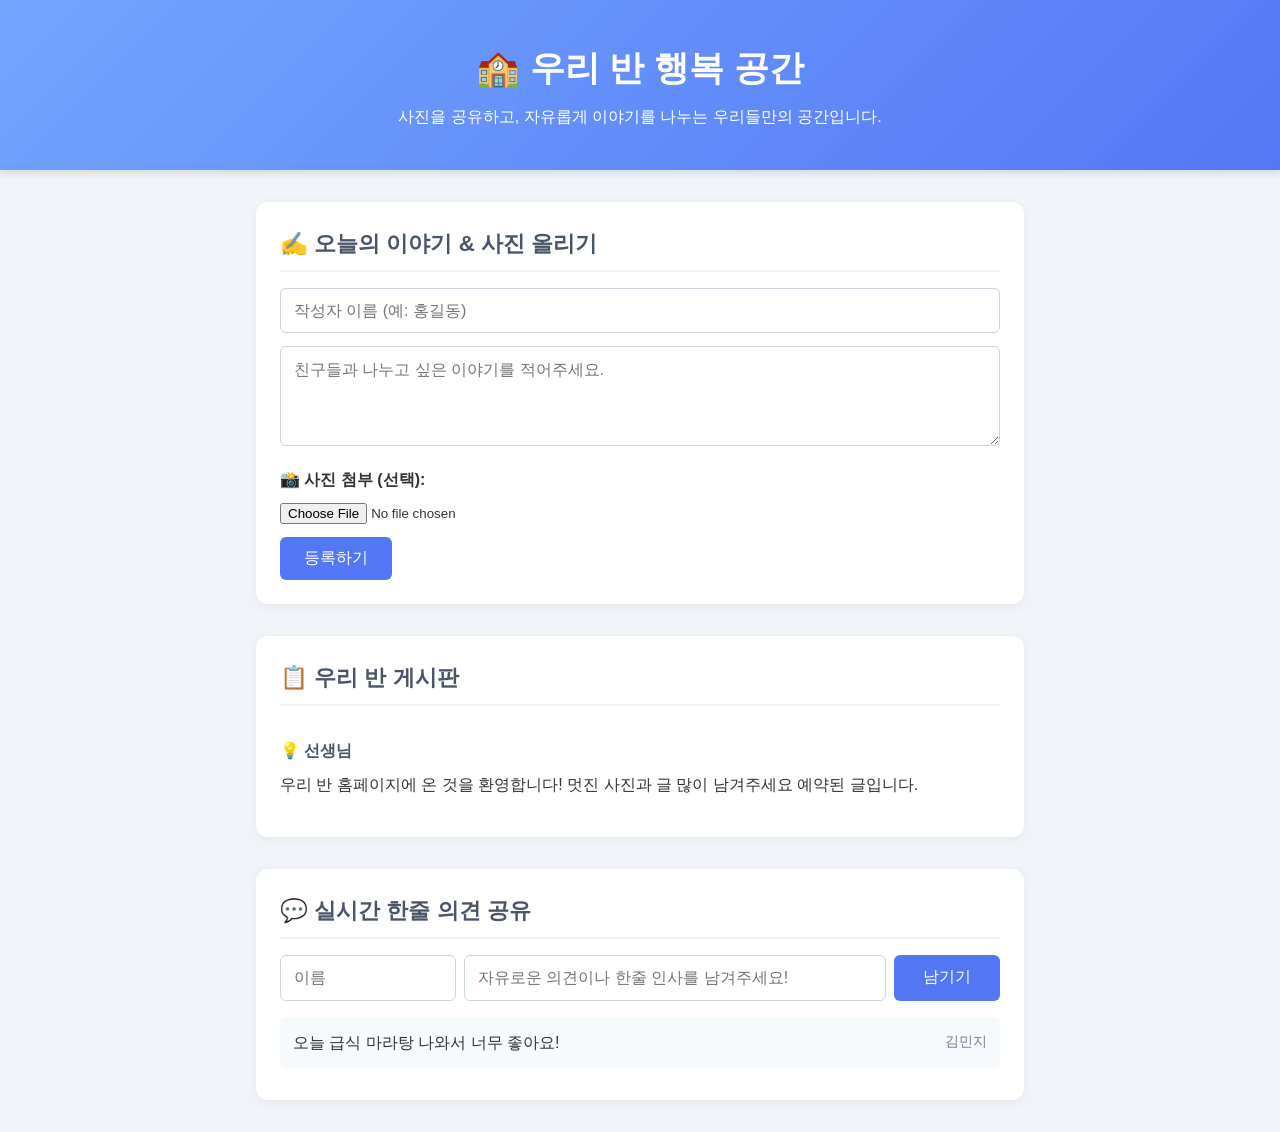
<file: index.html>
<!DOCTYPE html>
<html lang="ko">
<head>
    <meta charset="UTF-8">
    <meta name="viewport" content="width=device-width, initial-scale=1.0">
    <title>우리 반 행복 공간 🏫</title>
    <style>
        /* 기본 스타일 리셋 및 폰트 설정 */
        * {
            margin: 0;
            padding: 0;
            box-sizing: border-box;
            font-family: 'Noto Sans KR', sans-serif;
        }

        body {
            background-color: #f0f4f8;
            color: #333;
            line-height: 1.6;
        }

        header {
            background: linear-gradient(135deg, #73a5ff, #5477f5);
            color: white;
            text-align: center;
            padding: 2.5rem 1rem;
            box-shadow: 0 4px 6px rgba(0,0,0,0.1);
        }

        header h1 {
            font-size: 2.2rem;
            margin-bottom: 0.5rem;
        }

        main {
            max-width: 800px;
            margin: 2rem auto;
            padding: 0 1rem;
        }

        /* 섹션 공통 스타일 */
        section {
            background: white;
            padding: 1.5rem;
            border-radius: 12px;
            box-shadow: 0 2px 8px rgba(0,0,0,0.05);
            margin-bottom: 2rem;
        }

        section h2 {
            font-size: 1.4rem;
            color: #4a5568;
            margin-bottom: 1rem;
            border-bottom: 2px solid #edf2f7;
            padding-bottom: 0.5rem;
        }

        /* 폼 요소 스타일 */
        input[type="text"], textarea {
            width: 100%;
            padding: 0.8rem;
            margin-bottom: 0.8rem;
            border: 1px solid #cbd5e0;
            border-radius: 6px;
            font-size: 1rem;
        }

        textarea {
            resize: vertical;
            height: 100px;
        }

        input[type="file"] {
            margin-bottom: 0.8rem;
        }

        button {
            background-color: #5477f5;
            color: white;
            border: none;
            padding: 0.7rem 1.5rem;
            font-size: 1rem;
            border-radius: 6px;
            cursor: pointer;
            transition: background 0.2s;
        }

        button:hover {
            background-color: #3b5bdb;
        }

        /* 게시글 리스트 스타일 */
        .post-list, .opinion-list {
            list-style: none;
            margin-top: 1rem;
        }

        .post-item {
            border-bottom: 1px solid #edf2f7;
            padding: 1rem 0;
        }

        .post-item:last-child {
            border-bottom: none;
        }

        .post-header {
            display: flex;
            justify-content: space-between;
            font-weight: bold;
            color: #4a5568;
            margin-bottom: 0.5rem;
        }

        .post-image {
            max-width: 100%;
            max-height: 300px;
            border-radius: 6px;
            margin-top: 0.5rem;
            display: block;
        }

        /* 한줄 의견 스타일 */
        .opinion-item {
            background: #f7fafc;
            padding: 0.8rem;
            border-radius: 6px;
            margin-bottom: 0.5rem;
            display: flex;
            justify-content: space-between;
        }

        .opinion-text {
            flex: 1;
        }

        .opinion-author {
            font-size: 0.9rem;
            color: #718096;
            margin-left: 1rem;
        }
    </style>
</head>
<body>

    <header>
        <h1>🏫 우리 반 행복 공간</h1>
        <p>사진을 공유하고, 자유롭게 이야기를 나누는 우리들만의 공간입니다.</p>
    </header>

    <main>
        <!-- 1. 글쓰기 및 사진 업로드 섹션 -->
        <section id="write-section">
            <h2>✍️ 오늘의 이야기 & 사진 올리기</h2>
            <input type="text" id="post-author" placeholder="작성자 이름 (예: 홍길동)">
            <textarea id="post-content" placeholder="친구들과 나누고 싶은 이야기를 적어주세요."></textarea>
            <div>
                <label for="post-file" style="display:block; margin-bottom: 0.5rem; font-weight: bold;">📸 사진 첨부 (선택):</label>
                <input type="file" id="post-file" accept="image/*">
            </div>
            <button onclick="addPost()">등록하기</button>
        </section>

        <!-- 2. 게시판 목록 섹션 -->
        <section id="board-section">
            <h2>📋 우리 반 게시판</h2>
            <ul id="post-list" class="post-list">
                <!-- 게시글이 여기에 동적으로 추가됩니다 -->
                <li class="post-item">
                    <div class="post-header">
                        <span>💡 선생님</span>
                    </div>
                    <p>우리 반 홈페이지에 온 것을 환영합니다! 멋진 사진과 글 많이 남겨주세요 예약된 글입니다.</p>
                </li>
            </ul>
        </section>

        <!-- 3. 자유 의견 공유 (한줄 방명록) 섹션 -->
        <section id="opinion-section">
            <h2>💬 실시간 한줄 의견 공유</h2>
            <div style="display: flex; gap: 0.5rem;">
                <input type="text" id="opinion-author" placeholder="이름" style="width: 25%; margin-bottom: 0;">
                <input type="text" id="opinion-input" placeholder="자유로운 의견이나 한줄 인사를 남겨주세요!" style="width: 60%; margin-bottom: 0;">
                <button onclick="addOpinion()" style="width: 15%;">남기기</button>
            </div>
            <ul id="opinion-list" class="opinion-list">
                <!-- 의견이 여기에 동적으로 추가됩니다 -->
                <li class="opinion-item">
                    <span class="opinion-text">오늘 급식 마라탕 나와서 너무 좋아요!</span>
                    <span class="opinion-author">김민지</span>
                </li>
            </ul>
        </section>
    </main>

    <script>
        // 게시글 추가 함수
        function addPost() {
            const authorInput = document.getElementById('post-author');
            const contentInput = document.getElementById('post-content');
            const fileInput = document.getElementById('post-file');
            const postList = document.getElementById('post-list');

            if (!authorInput.value.trim() || !contentInput.value.trim()) {
                alert('이름과 내용을 모두 입력해주세요!');
                return;
            }

            const li = document.createElement('li');
            li.className = 'post-item';

            // 헤더 (이름)
            const headerDiv = document.createElement('div');
            headerDiv.className = 'post-header';
            headerDiv.innerHTML = `<span>👤 ${escapeHtml(authorInput.value)}</span>`;
            li.appendChild(headerDiv);

            // 본문 내용
            const p = document.createElement('p');
            p.innerText = contentInput.value;
            li.appendChild(p);

            // 사진 첨부 처리
            if (fileInput.files && fileInput.files[0]) {
                const reader = new FileReader();
                reader.onload = function(e) {
                    const img = document.createElement('img');
                    img.src = e.target.result;
                    img.className = 'post-image';
                    li.appendChild(img);
                }
                reader.readAsDataURL(fileInput.files[0]);
            }

            // 최신글이 위로 오도록 추가
            postList.insertBefore(li, postList.firstChild);

            // 입력창 초기화
            authorInput.value = '';
            contentInput.value = '';
            fileInput.value = '';
        }

        // 한줄 의견 추가 함수
        function addOpinion() {
            const authorInput = document.getElementById('opinion-author');
            const opinionInput = document.getElementById('opinion-input');
            const opinionList = document.getElementById('opinion-list');

            if (!authorInput.value.trim() || !opinionInput.value.trim()) {
                alert('이름과 의견을 모두 입력해주세요!');
                return;
            }

            const li = document.createElement('li');
            li.className = 'opinion-item';
            li.innerHTML = `
                <span class="opinion-text">${escapeHtml(opinionInput.value)}</span>
                <span class="opinion-author">${escapeHtml(authorInput.value)}</span>
            `;

            // 최신 의견이 위로 오도록 추가
            opinionList.insertBefore(li, opinionList.firstChild);

            // 입력창 초기화
            authorInput.value = '';
            opinionInput.value = '';
        }

        // 보안을 위한 HTML 태그 무력화 함수 (XSS 방지)
        function escapeHtml(text) {
            return text
                .replace(/&/g, "&amp;")
                .replace(/</g, "&lt;")
                .replace(/>/g, "&gt;")
                .replace(/"/g, "&quot;")
                .replace(/'/g, "&#039;");
        }
    </script>
</body>
</html>
</file>
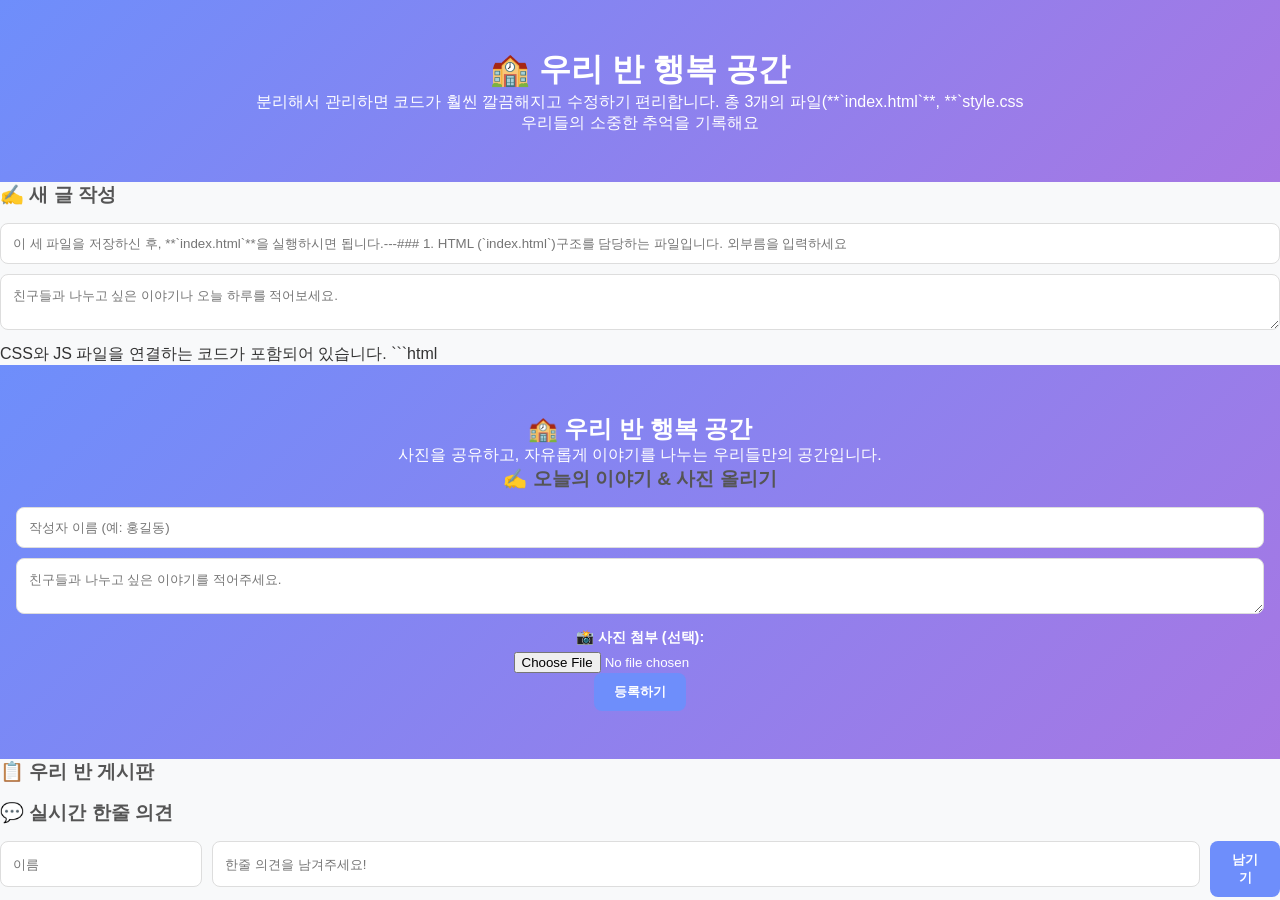
<file: gemini-code-1779078842155.html>
<!DOCTYPE html>
<html lang="ko">
<head>
    <meta charset="UTF-8">
    <meta name="viewport" content="width=device-width, initial-scale=1.0">
    <title>우리 반 게시판 🏫</title>
    <!-- CSS 파일파일을 연결 -->
    <link rel="stylesheet" href="style.css">
</head>
<body>

    <header>
        <h1>🏫 우리 반 행복 공간</h1>
 분리해서 관리하면 코드가 훨씬 깔끔해지고 수정하기 편리합니다. 총 3개의 파일(**`index.html`**, **`style.css        <p>우리들의 소중한 추억을 기록해요</p>
    </header>

    <main>
        <!-- 글쓰기 & 사진`**, **`script.js`**)로 나누어 드립니다.

같은 폴더 안에 업로드 -->
        <section class="card">
            <h2>✍️ 새 글 작성</h2>
            <input type="text" id="post-author" placeholder="이 세 파일을 저장하신 후, **`index.html`**을 실행하시면 됩니다.

---

### 1. HTML (`index.html`)
구조를 담당하는 파일입니다. 외부름을 입력하세요">
            <textarea id="post-content" placeholder="친구들과 나누고 싶은 이야기나 오늘 하루를 적어보세요."></textarea>
 CSS와 JS 파일을 연결하는 코드가 포함되어 있습니다.

```html
<!DOCTYPE html>
<html lang="ko">
<head>
    <meta charset="UTF-8">
    <meta name="viewport" content="width=device-width, initial-scale=1.0">
    <title>우리 반 행복 공간 🏫</title>
    <!-- CSS 파일 연결 -->
    <link rel="stylesheet" href="style.css">
</head>
<body>

    <header>
        <h1>🏫 우리 반 행복 공간</h1>
        <p>사진을 공유하고, 자유롭게 이야기를 나누는 우리들만의 공간입니다.</p><h2>✍️ 오늘의 이야기 & 사진 올리기</h2>
            <input type="text" id="post-author" placeholder="작성자 이름 (예: 홍길동)">
            <textarea id="post-content" placeholder="친구들과 나누고 싶은 이야기를 적어주세요."></textarea>
            <div>
                <label for="post-file" class="file-label">📸 사진 첨부 (선택):</label>
                <input type="file" id="post-file" accept="image/*">
            </div>
            <button onclick="addPost()">등록하기</button>
        </section>

        <!-- 게시판 목록 섹션 -->
        <section id="board-section">
            <h2>📋 우리 반 게시판</h2>
            <ul id="post-list" class="post-list">
                <!-- 게시글 동적 추가 위치 -->
            </ul>
        </section>

        <!-- 한줄 의견 공유 섹션 -->
        <section id="opinion-section">
            <h2>💬 실시간 한줄 의견</h2>
            <div class="opinion-form">
                <input type="text" id="opinion-author" placeholder="이름" class="input-name">
                <input type="text" id="opinion-input" placeholder="한줄 의견을 남겨주세요!" class="input-text">
                <button onclick="addOpinion()">남기기</button>
            </div>
            <ul id="opinion-list" class="opinion-list">
                <!-- 의견 동적 추가 위치 -->
            </ul>
        </section>
    </main>

    <!-- JS 파일 연결 -->
    <script src="script.js"></script>
</body>
</html>
</file>
<file: style.css>
/* 기본 설정 */
* {
    margin: 0;
    padding: 0;
    box-sizing: border-box;
    font-family: 'Malgun Gothic', sans-serif;
}

body {
    background-color: #f8f9fa;
    color: #333;
}

header {
    background: linear-gradient(135deg, #6e8efb, #a777e3);
    color: white;
    text-align: center;
    padding: 3rem 1rem;
}

겹치게 */
    padding: 0 1rem;
}

section {
    background: white;
    padding: 20px;
    border-radius: 15px;
    box-shadow: 0 10px 25px rgba(0,0,0,0.1);
    margin-bottom: 25px;
}

h2 {
    font-size: 1.2rem;
    margin-bottom: 15px;
    color: #555;
}

/* 입력 양식 */
input[type="text"], textarea {
    width: 100%;
    padding: 12px;
    margin-bottom: 10px;
    border: 1px solid #ddd;
    border-radius: 8px;
    outline: none;
}

input:focus { border-color: #6e8efb; }

.file-label {
    display: block;
    font-size: 0.9rem;
    margin-bottom: 5px;
    font-weight: bold;
}

button {
    background: #6e8efb;
    color: white;
    border: none;
    padding: 10px 20px;
    border-radius: 8px;
    cursor: pointer;
    font-weight: bold;
}

button:hover { background: #5a7be2; }

/* 게시판 아이템 */
.post-item {
    list-style: none;
    padding: 15px 0;
    border-bottom: 1px solid #eee;
}

.post-header {
    font-weight: bold;
    margin-bottom: 8px;
    color: #6e8efb;
}

.post-image {
    max-width: 100%;
    border-radius: 10px;
    margin-top: 10px;
}

/* 한줄 의견 양식 */
.opinion-form {
    display: flex;
    gap: 10px;
}

.input-name { width: 20% !important; }
.input-text { width: 60% !```important; }

.opinion-item {
    background: #f1f3f5;
    padding: 10px;
    border-radius: 8px;
    margin-top: 8px;
    display: flex;
    justify-content: space-between;
    list-style: none;
}
</file>
